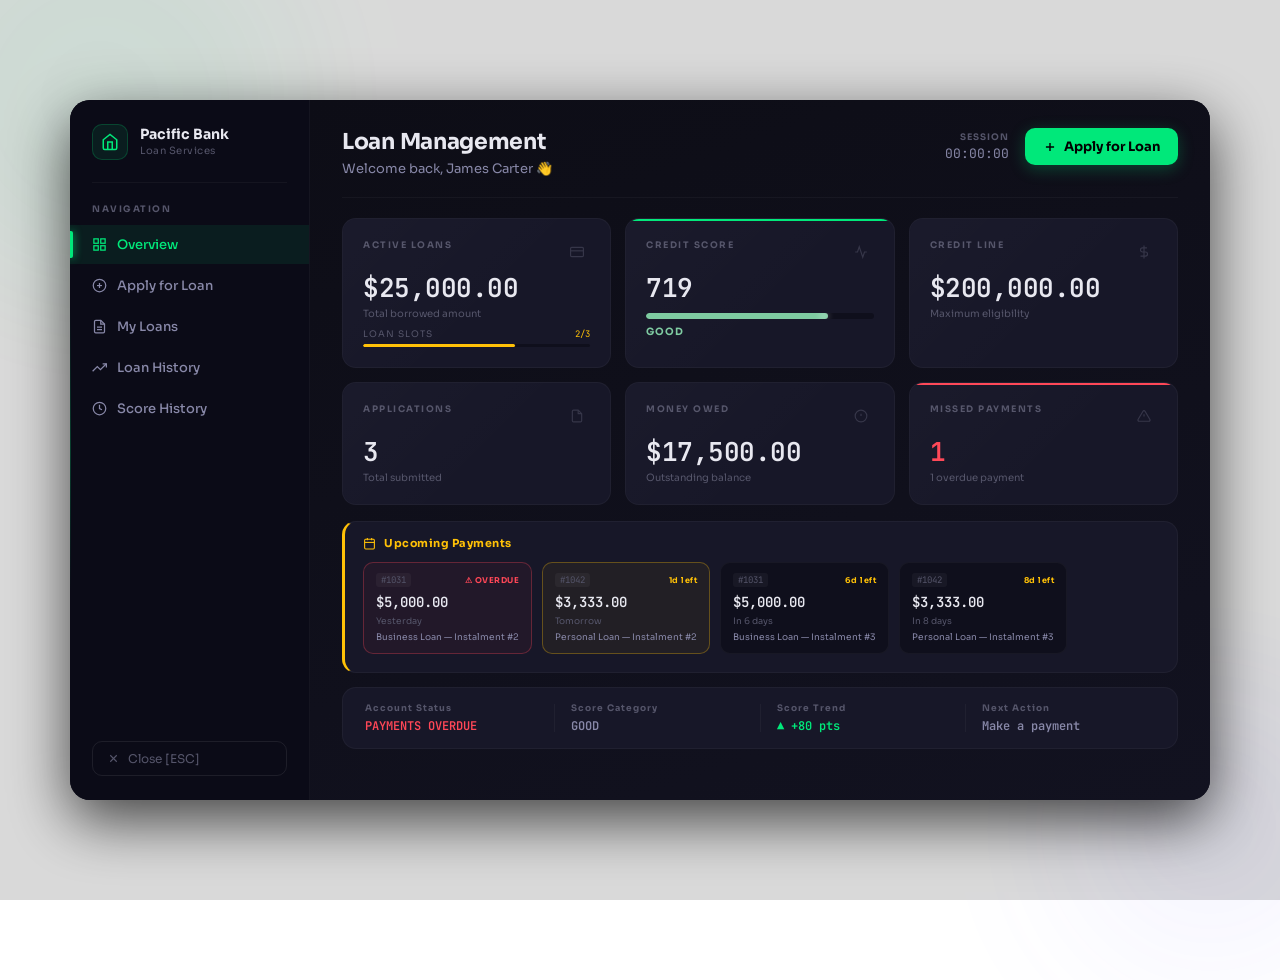
<file: ui/index.html>
<!DOCTYPE html>
<html lang="en">
<head>
    <meta charset="UTF-8">
    <meta name="viewport" content="width=device-width, initial-scale=1.0">
    <title>Pacific Bank — Loan Management</title>
    <link href="https://fonts.googleapis.com/css2?family=Sora:wght@300;400;500;600;700;800&family=JetBrains+Mono:wght@400;500;600&display=swap" rel="stylesheet">
    <link rel="stylesheet" href="style.css">
</head>
<body>
    <div id="app" class="hidden">

        <div class="ambient-layer">
            <div class="glow-orb glow-1"></div>
            <div class="glow-orb glow-2"></div>
        </div>

        <div class="dashboard-container">

            <!-- ══════════ SIDEBAR ══════════ -->
            <aside class="sidebar">
                <div class="brand">
                    <div class="brand-icon">
                        <svg viewBox="0 0 24 24" fill="none" stroke="currentColor" stroke-width="2">
                            <path d="M3 9l9-7 9 7v11a2 2 0 01-2 2H5a2 2 0 01-2-2z"/>
                            <polyline points="9 22 9 12 15 12 15 22"/>
                        </svg>
                    </div>
                    <div class="brand-text">
                        <span class="brand-name">Pacific Bank</span>
                        <span class="brand-sub">Loan Services</span>
                    </div>
                </div>

                <div class="sidebar-divider"></div>

                <nav class="sidebar-nav">
                    <p class="nav-section-label">NAVIGATION</p>
                    <button class="nav-btn active" data-target="overview">
                        <svg class="nav-icon" viewBox="0 0 24 24" fill="none" stroke="currentColor" stroke-width="2"><rect x="3" y="3" width="7" height="7"/><rect x="14" y="3" width="7" height="7"/><rect x="14" y="14" width="7" height="7"/><rect x="3" y="14" width="7" height="7"/></svg>
                        <span>Overview</span>
                    </button>
                    <button class="nav-btn" data-target="apply">
                        <svg class="nav-icon" viewBox="0 0 24 24" fill="none" stroke="currentColor" stroke-width="2"><circle cx="12" cy="12" r="10"/><line x1="12" y1="8" x2="12" y2="16"/><line x1="8" y1="12" x2="16" y2="12"/></svg>
                        <span>Apply for Loan</span>
                    </button>
                    <button class="nav-btn" data-target="active-loans">
                        <svg class="nav-icon" viewBox="0 0 24 24" fill="none" stroke="currentColor" stroke-width="2"><path d="M14 2H6a2 2 0 00-2 2v16a2 2 0 002 2h12a2 2 0 002-2V8z"/><polyline points="14 2 14 8 20 8"/><line x1="16" y1="13" x2="8" y2="13"/><line x1="16" y1="17" x2="8" y2="17"/></svg>
                        <span>My Loans</span>
                    </button>
                    <button class="nav-btn" data-target="loan-history">
                        <svg class="nav-icon" viewBox="0 0 24 24" fill="none" stroke="currentColor" stroke-width="2"><polyline points="23 6 13.5 15.5 8.5 10.5 1 18"/><polyline points="17 6 23 6 23 12"/></svg>
                        <span>Loan History</span>
                    </button>
                    <button class="nav-btn" data-target="score-history">
                        <svg class="nav-icon" viewBox="0 0 24 24" fill="none" stroke="currentColor" stroke-width="2"><circle cx="12" cy="12" r="10"/><polyline points="12 6 12 12 16 14"/></svg>
                        <span>Score History</span>
                    </button>
                    <button class="nav-btn hidden" id="nav-banker" data-target="banker-panel">
                        <svg class="nav-icon" viewBox="0 0 24 24" fill="none" stroke="currentColor" stroke-width="2"><path d="M20 21v-2a4 4 0 00-4-4H8a4 4 0 00-4 4v2"/><circle cx="12" cy="7" r="4"/></svg>
                        <span>Banker Panel</span>
                        <span class="nav-badge" id="banker-badge">0</span>
                    </button>
                </nav>

                <div class="sidebar-footer">
                    <button class="close-btn" onclick="closeUI()">
                        <svg viewBox="0 0 24 24" fill="none" stroke="currentColor" stroke-width="2"><line x1="18" y1="6" x2="6" y2="18"/><line x1="6" y1="6" x2="18" y2="18"/></svg>
                        <span>Close [ESC]</span>
                    </button>
                </div>
            </aside>

            <!-- ══════════ MAIN CONTENT ══════════ -->
            <main class="main-content">

                <header class="top-header">
                    <div class="header-left">
                        <div class="header-titles">
                            <h1 class="page-title">Loan Management</h1>
                            <p class="welcome-text" id="welcome-text">Welcome back, Player 👋</p>
                        </div>
                    </div>
                    <div class="header-right">
                        <div class="header-timestamp">
                            <span class="timestamp-label">SESSION</span>
                            <span class="timestamp-value" id="session-time">--:--:--</span>
                        </div>
                        <button class="btn-apply-header" id="btn-header-apply">
                            <svg viewBox="0 0 24 24" fill="none" stroke="currentColor" stroke-width="2.5" class="btn-icon"><line x1="12" y1="5" x2="12" y2="19"/><line x1="5" y1="12" x2="19" y2="12"/></svg>
                            Apply for Loan
                        </button>
                    </div>
                </header>

                <div class="content-divider"></div>

                <!-- ════════ OVERVIEW TAB ════════ -->
                <section id="overview" class="tab-content active">
                    <div class="metrics-grid">

                        <div class="metric-card card-loans">
                            <div class="metric-card-inner">
                                <div class="metric-top">
                                    <span class="metric-label">ACTIVE LOANS</span>
                                    <div class="metric-icon-wrap"><svg viewBox="0 0 24 24" fill="none" stroke="currentColor" stroke-width="2"><rect x="1" y="4" width="22" height="16" rx="2"/><line x1="1" y1="10" x2="23" y2="10"/></svg></div>
                                </div>
                                <h2 class="metric-value mono" id="metric-active-loans">$0.00</h2>
                                <span class="metric-sub">Total borrowed amount</span>
                                <div class="metric-limit" id="loan-limit-row"></div>
                            </div>
                        </div>

                        <div class="metric-card card-score">
                            <div class="metric-card-inner">
                                <div class="metric-top">
                                    <span class="metric-label">CREDIT SCORE</span>
                                    <div class="metric-icon-wrap"><svg viewBox="0 0 24 24" fill="none" stroke="currentColor" stroke-width="2"><polyline points="22 12 18 12 15 21 9 3 6 12 2 12"/></svg></div>
                                </div>
                                <h2 class="metric-value mono" id="metric-credit-score">0</h2>
                                <div class="score-bar-track">
                                    <div class="score-bar-fill" id="credit-progress"></div>
                                    <div class="score-bar-label-row"><span>0</span><span>450</span><span>900</span></div>
                                </div>
                                <div class="score-rating" id="score-rating">—</div>
                            </div>
                        </div>

                        <div class="metric-card card-line">
                            <div class="metric-card-inner">
                                <div class="metric-top">
                                    <span class="metric-label">CREDIT LINE</span>
                                    <div class="metric-icon-wrap"><svg viewBox="0 0 24 24" fill="none" stroke="currentColor" stroke-width="2"><line x1="12" y1="1" x2="12" y2="23"/><path d="M17 5H9.5a3.5 3.5 0 000 7h5a3.5 3.5 0 010 7H6"/></svg></div>
                                </div>
                                <h2 class="metric-value mono" id="metric-credit-line">$0.00</h2>
                                <span class="metric-sub">Maximum eligibility</span>
                            </div>
                        </div>

                        <div class="metric-card card-apps">
                            <div class="metric-card-inner">
                                <div class="metric-top">
                                    <span class="metric-label">APPLICATIONS</span>
                                    <div class="metric-icon-wrap"><svg viewBox="0 0 24 24" fill="none" stroke="currentColor" stroke-width="2"><path d="M14 2H6a2 2 0 00-2 2v16a2 2 0 002 2h12a2 2 0 002-2V8z"/><polyline points="14 2 14 8 20 8"/></svg></div>
                                </div>
                                <h2 class="metric-value mono" id="metric-applications">0</h2>
                                <span class="metric-sub">Total submitted</span>
                            </div>
                        </div>

                        <div class="metric-card card-owed">
                            <div class="metric-card-inner">
                                <div class="metric-top">
                                    <span class="metric-label">MONEY OWED</span>
                                    <div class="metric-icon-wrap"><svg viewBox="0 0 24 24" fill="none" stroke="currentColor" stroke-width="2"><circle cx="12" cy="12" r="10"/><line x1="12" y1="8" x2="12" y2="12"/><line x1="12" y1="16" x2="12.01" y2="16"/></svg></div>
                                </div>
                                <h2 class="metric-value mono" id="metric-money-owed">$0.00</h2>
                                <span class="metric-sub">Outstanding balance</span>
                            </div>
                        </div>

                        <div class="metric-card card-missed">
                            <div class="metric-card-inner">
                                <div class="metric-top">
                                    <span class="metric-label">MISSED PAYMENTS</span>
                                    <div class="metric-icon-wrap"><svg viewBox="0 0 24 24" fill="none" stroke="currentColor" stroke-width="2"><path d="M10.29 3.86L1.82 18a2 2 0 001.71 3h16.94a2 2 0 001.71-3L13.71 3.86a2 2 0 00-3.42 0z"/><line x1="12" y1="9" x2="12" y2="13"/><line x1="12" y1="17" x2="12.01" y2="17"/></svg></div>
                                </div>
                                <h2 class="metric-value mono" id="metric-missed">0</h2>
                                <span class="metric-sub" id="missed-sub">All payments on time</span>
                            </div>
                        </div>

                    </div>

                    <!-- Upcoming Dues Strip -->
                    <div class="upcoming-dues-section" id="upcoming-dues-section" style="display:none;">
                        <div class="upcoming-header">
                            <svg viewBox="0 0 24 24" fill="none" stroke="currentColor" stroke-width="2"><rect x="3" y="4" width="18" height="18" rx="2"/><line x1="16" y1="2" x2="16" y2="6"/><line x1="8" y1="2" x2="8" y2="6"/><line x1="3" y1="10" x2="21" y2="10"/></svg>
                            <span>Upcoming Payments</span>
                        </div>
                        <div class="dues-timeline" id="dues-timeline"></div>
                    </div>

                    <div class="summary-strip">
                        <div class="summary-item">
                            <span class="summary-label">Account Status</span>
                            <span class="summary-value status-ok" id="account-status">GOOD STANDING</span>
                        </div>
                        <div class="summary-divider"></div>
                        <div class="summary-item">
                            <span class="summary-label">Score Category</span>
                            <span class="summary-value" id="score-category">—</span>
                        </div>
                        <div class="summary-divider"></div>
                        <div class="summary-item">
                            <span class="summary-label">Score Trend</span>
                            <span class="summary-value" id="score-trend">—</span>
                        </div>
                        <div class="summary-divider"></div>
                        <div class="summary-item">
                            <span class="summary-label">Next Action</span>
                            <span class="summary-value" id="next-action">Visit branch to apply</span>
                        </div>
                    </div>
                </section>

                <!-- ════════ APPLY TAB ════════ -->
                <section id="apply" class="tab-content">
                    <div class="apply-layout">
                        <div class="form-card">
                            <div class="form-card-header">
                                <h3>New Loan Application</h3>
                                <span class="form-card-badge">SECURE FORM</span>
                            </div>

                            <!-- Score Impact Warning -->
                            <div class="score-impact-notice" id="score-impact-notice">
                                <svg viewBox="0 0 24 24" fill="none" stroke="currentColor" stroke-width="2"><circle cx="12" cy="12" r="10"/><line x1="12" y1="8" x2="12" y2="12"/><line x1="12" y1="16" x2="12.01" y2="16"/></svg>
                                <div>
                                    <strong>Hard Inquiry Notice</strong>
                                    <p>Submitting this application will reduce your credit score by <span id="inquiry-penalty">20</span> points (hard inquiry). Multiple applications in a short period can significantly lower your score.</p>
                                </div>
                            </div>

                            <form id="loan-form" autocomplete="off">
                                <div class="form-row">
                                    <div class="form-group">
                                        <label for="loan-type">Loan Type</label>
                                        <div class="select-wrap">
                                            <select id="loan-type">
                                                <option value="Personal Loan">Personal Loan</option>
                                                <option value="Business Loan">Business Loan</option>
                                                <option value="Home Loan">Home Loan</option>
                                            </select>
                                            <svg class="select-arrow" viewBox="0 0 24 24" fill="none" stroke="currentColor" stroke-width="2"><polyline points="6 9 12 15 18 9"/></svg>
                                        </div>
                                    </div>
                                    <div class="form-group">
                                        <label for="loan-duration">Duration</label>
                                        <div class="select-wrap">
                                            <select id="loan-duration">
                                                <option value="1">1 Week</option>
                                                <option value="2">2 Weeks</option>
                                                <option value="3">3 Weeks</option>
                                            </select>
                                            <svg class="select-arrow" viewBox="0 0 24 24" fill="none" stroke="currentColor" stroke-width="2"><polyline points="6 9 12 15 18 9"/></svg>
                                        </div>
                                    </div>
                                </div>

                                <div class="form-group">
                                    <label for="loan-amount">Loan Amount</label>
                                    <div class="input-prefix-wrap">
                                        <span class="input-prefix">$</span>
                                        <input type="number" id="loan-amount" placeholder="0.00" min="1" required>
                                    </div>
                                </div>

                                <!-- Loan limit warning -->
                                <div class="loan-limit-warning hidden" id="loan-limit-warning">
                                    <svg viewBox="0 0 24 24" fill="none" stroke="currentColor" stroke-width="2"><path d="M10.29 3.86L1.82 18a2 2 0 001.71 3h16.94a2 2 0 001.71-3L13.71 3.86a2 2 0 00-3.42 0z"/><line x1="12" y1="9" x2="12" y2="13"/><line x1="12" y1="17" x2="12.01" y2="17"/></svg>
                                    <span id="loan-limit-warning-text">You have reached the maximum number of active loans.</span>
                                </div>

                                <div class="form-group">
                                    <label for="loan-reason">Purpose / Reason</label>
                                    <textarea id="loan-reason" rows="3" placeholder="Briefly describe why you need this loan..." required></textarea>
                                </div>

                                <button type="submit" class="btn-submit" id="form-submit-btn">
                                    <svg viewBox="0 0 24 24" fill="none" stroke="currentColor" stroke-width="2.5" class="btn-icon"><path d="M22 11.08V12a10 10 0 11-5.93-9.14"/><polyline points="22 4 12 14.01 9 11.01"/></svg>
                                    Submit Application
                                </button>
                            </form>
                        </div>

                        <div class="preview-card">
                            <div class="preview-header">
                                <span class="preview-label">REPAYMENT PREVIEW</span>
                                <div class="preview-dot" id="preview-dot"></div>
                            </div>
                            <div class="preview-row">
                                <span>Principal</span>
                                <span class="mono" id="prev-principal">$0.00</span>
                            </div>
                            <div class="preview-row">
                                <span>Interest</span>
                                <span class="mono accent-yellow" id="prev-interest">$0.00</span>
                            </div>
                            <div class="preview-sep"></div>
                            <div class="preview-row total-row">
                                <span>Total Repayment</span>
                                <span class="mono" id="prev-total">$0.00</span>
                            </div>
                            <div class="preview-row">
                                <span>Per Installment</span>
                                <span class="mono accent-green" id="prev-installment">$0.00</span>
                            </div>
                            <div class="preview-row">
                                <span>Interest Rate</span>
                                <span class="mono" id="prev-rate">0%</span>
                            </div>
                            <div class="preview-row">
                                <span>Duration</span>
                                <span class="mono" id="prev-duration">1 week</span>
                            </div>

                            <!-- Early payoff info -->
                            <div class="preview-sep"></div>
                            <div class="preview-row">
                                <span>Early Payoff Saving</span>
                                <span class="mono accent-green" id="prev-early-saving">$0.00</span>
                            </div>
                            <div class="preview-row">
                                <span>Early Payoff Amount</span>
                                <span class="mono" id="prev-early-amt">$0.00</span>
                            </div>

                            <div class="preview-note">
                                <svg viewBox="0 0 24 24" fill="none" stroke="currentColor" stroke-width="2"><circle cx="12" cy="12" r="10"/><line x1="12" y1="8" x2="12" y2="12"/><line x1="12" y1="16" x2="12.01" y2="16"/></svg>
                                Early payoff applies a discount on the remaining balance and boosts your credit score.
                            </div>
                        </div>
                    </div>
                </section>

                <!-- ════════ MY LOANS TAB ════════ -->
                <section id="active-loans" class="tab-content">
                    <div class="section-header-row">
                        <h3 class="section-title">My Loans</h3>
                        <span class="loan-count-badge" id="loans-count">0 loans</span>
                    </div>
                    <div class="loans-list" id="loans-container">
                        <div class="empty-state" id="loans-empty">
                            <svg viewBox="0 0 24 24" fill="none" stroke="currentColor" stroke-width="1.5"><path d="M14 2H6a2 2 0 00-2 2v16a2 2 0 002 2h12a2 2 0 002-2V8z"/><polyline points="14 2 14 8 20 8"/></svg>
                            <p>No active loans found</p>
                            <span>Apply for a loan to get started</span>
                        </div>
                    </div>
                </section>

                <!-- ════════ HISTORY TAB ════════ -->
                <section id="loan-history" class="tab-content">
                    <div class="section-header-row">
                        <h3 class="section-title">Loan History</h3>
                    </div>
                    <div class="loans-list" id="history-container">
                        <div class="empty-state">
                            <svg viewBox="0 0 24 24" fill="none" stroke="currentColor" stroke-width="1.5"><polyline points="23 6 13.5 15.5 8.5 10.5 1 18"/><polyline points="17 6 23 6 23 12"/></svg>
                            <p>No loan history yet</p>
                            <span>Paid loans will appear here</span>
                        </div>
                    </div>
                </section>

                <!-- ════════ SCORE HISTORY TAB ════════ -->
                <section id="score-history" class="tab-content">
                    <div class="section-header-row">
                        <h3 class="section-title">Credit Score History</h3>
                        <span class="banker-badge-strip" id="score-history-count" style="background:var(--green);color:#000;">0 events</span>
                    </div>

                    <!-- Mini sparkline chart -->
                    <div class="score-chart-wrap">
                        <canvas id="score-sparkline" height="80"></canvas>
                        <div class="score-chart-labels">
                            <span id="chart-min-label">0</span>
                            <span id="chart-max-label">900</span>
                        </div>
                    </div>

                    <div class="score-history-list" id="score-history-list">
                        <div class="empty-state">
                            <svg viewBox="0 0 24 24" fill="none" stroke="currentColor" stroke-width="1.5"><polyline points="22 12 18 12 15 21 9 3 6 12 2 12"/></svg>
                            <p>No score events yet</p>
                            <span>Score changes will appear here</span>
                        </div>
                    </div>
                </section>

                <!-- ════════ BANKER PANEL TAB ════════ -->
                <section id="banker-panel" class="tab-content">
                    <div class="section-header-row">
                        <h3 class="section-title">Banker Panel</h3>
                        <span class="banker-badge-strip">STAFF ONLY</span>
                    </div>
                    <div class="banker-controls">
                        <div class="search-input-wrap">
                            <svg viewBox="0 0 24 24" fill="none" stroke="currentColor" stroke-width="2"><circle cx="11" cy="11" r="8"/><line x1="21" y1="21" x2="16.65" y2="16.65"/></svg>
                            <input type="text" id="banker-search" placeholder="Search by name, Citizen ID or Loan ID...">
                        </div>
                        <div class="select-wrap banker-filter-wrap">
                            <select id="banker-filter">
                                <option value="all">All Loans</option>
                                <option value="0">Pending</option>
                                <option value="1">Approved</option>
                                <option value="2">Rejected</option>
                                <option value="3">Paid</option>
                            </select>
                            <svg class="select-arrow" viewBox="0 0 24 24" fill="none" stroke="currentColor" stroke-width="2"><polyline points="6 9 12 15 18 9"/></svg>
                        </div>
                    </div>
                    <div class="loans-list" id="banker-loans-container">
                        <div class="empty-state">
                            <svg viewBox="0 0 24 24" fill="none" stroke="currentColor" stroke-width="1.5"><path d="M20 21v-2a4 4 0 00-4-4H8a4 4 0 00-4 4v2"/><circle cx="12" cy="7" r="4"/></svg>
                            <p>No loan applications</p>
                        </div>
                    </div>
                </section>

            </main>
        </div>
    </div>

    <script src="script.js"></script>
</body>
</html>
</file>
<file: ui/style.css>
/* ═══════════════════════════════════════════════
   PACIFIC BANK — VAULT NOIR UI v2
═══════════════════════════════════════════════ */

:root {
    --bg-void:        #080810;
    --bg-base:        #0d0d16;
    --bg-surface:     #121220;
    --bg-card:        #171728;
    --bg-card-hover:  #1e1e32;
    --bg-input:       #0f0f1c;
    --bg-sidebar:     #0b0b17;

    --green:          #00e87a;
    --green-dim:      #00b860;
    --green-glow:     rgba(0, 232, 122, 0.15);
    --green-glow-sm:  rgba(0, 232, 122, 0.08);
    --red:            #ff4757;
    --red-dim:        #c0392b;
    --red-glow:       rgba(255, 71, 87, 0.12);
    --yellow:         #ffc107;
    --yellow-glow:    rgba(255, 193, 7, 0.1);
    --purple:         #7c6bff;

    --text-primary:   #e8e8f0;
    --text-secondary: #8888a8;
    --text-muted:     #55556a;

    --border:         rgba(255, 255, 255, 0.04);
    --border-accent:  rgba(0, 232, 122, 0.2);
    --border-hover:   rgba(255, 255, 255, 0.08);

    --font-display:   'Sora', sans-serif;
    --font-mono:      'JetBrains Mono', monospace;

    --radius-sm:      6px;
    --radius-md:      10px;
    --radius-lg:      14px;
    --radius-xl:      20px;

    --shadow-card:    0 4px 24px rgba(0,0,0,0.4);
    --shadow-deep:    0 20px 60px rgba(0,0,0,0.7);
}

*, *::before, *::after { box-sizing: border-box; margin: 0; padding: 0; }

body {
    font-family: var(--font-display);
    background: transparent;
    color: var(--text-primary);
    overflow: hidden;
    -webkit-font-smoothing: antialiased;
}

.mono { font-family: var(--font-mono); }
.hidden { display: none !important; }
.accent-green { color: var(--green); }
.accent-yellow { color: var(--yellow); }

/* ═══════ AMBIENT ═══════ */
.ambient-layer { position: fixed; inset: 0; pointer-events: none; z-index: 0; }
.glow-orb { position: absolute; border-radius: 50%; filter: blur(80px); opacity: 0.06; }
.glow-1 { width: 400px; height: 400px; background: var(--green); top: -100px; left: -100px; animation: orb-drift 12s ease-in-out infinite alternate; }
.glow-2 { width: 300px; height: 300px; background: #6c63ff; bottom: -80px; right: -80px; animation: orb-drift 15s ease-in-out infinite alternate-reverse; }
@keyframes orb-drift { from { transform: translate(0, 0); } to { transform: translate(40px, 30px); } }

/* ═══════ APP ═══════ */
#app {
    display: flex; justify-content: center; align-items: center;
    height: 100vh;
    background: rgba(0,0,0,0.15);
    backdrop-filter: blur(20px) saturate(0.7);
    position: relative; z-index: 1;
}

.dashboard-container {
    display: flex;
    width: min(1140px, 96vw);
    height: min(700px, 94vh);
    background: var(--bg-surface);
    border-radius: var(--radius-xl);
    box-shadow: var(--shadow-deep), 0 0 0 1px var(--border);
    overflow: hidden;
    background-image: radial-gradient(circle, rgba(255,255,255,0.025) 1px, transparent 1px);
    background-size: 28px 28px;
    background-color: var(--bg-surface);
    animation: modal-in 0.35s cubic-bezier(0.34,1.56,0.64,1) both;
}

@keyframes modal-in {
    from { opacity: 0; transform: scale(0.94) translateY(8px); }
    to   { opacity: 1; transform: scale(1) translateY(0); }
}

/* ═══════ SIDEBAR ═══════ */
.sidebar {
    width: 240px; min-width: 240px;
    background: var(--bg-sidebar);
    border-right: 1px solid var(--border);
    display: flex; flex-direction: column;
    padding: 24px 0; position: relative; overflow: hidden;
}
.sidebar::after {
    content: ''; position: absolute; top: 30%; left: 0;
    width: 1px; height: 40%;
    background: linear-gradient(to bottom, transparent, var(--green-dim), transparent);
    opacity: 0.3;
}
.brand { display: flex; align-items: center; gap: 12px; padding: 0 22px 22px; }
.brand-icon { width: 36px; height: 36px; background: var(--green-glow-sm); border: 1px solid var(--border-accent); border-radius: var(--radius-md); display: flex; align-items: center; justify-content: center; color: var(--green); flex-shrink: 0; }
.brand-icon svg { width: 18px; height: 18px; }
.brand-text { display: flex; flex-direction: column; }
.brand-name { font-size: 14px; font-weight: 700; color: var(--text-primary); line-height: 1; }
.brand-sub { font-size: 10px; color: var(--text-muted); margin-top: 3px; letter-spacing: 0.5px; }
.sidebar-divider { height: 1px; background: var(--border); margin: 0 22px 20px; }
.nav-section-label { font-size: 9px; font-weight: 700; color: var(--text-muted); letter-spacing: 1.5px; padding: 0 22px 10px; }
.nav-btn { width: 100%; background: transparent; border: none; color: var(--text-secondary); padding: 11px 22px; text-align: left; font-size: 13px; font-weight: 500; font-family: var(--font-display); cursor: pointer; transition: all 0.2s ease; display: flex; align-items: center; gap: 10px; position: relative; margin-bottom: 2px; }
.nav-btn .nav-icon { width: 15px; height: 15px; flex-shrink: 0; transition: all 0.2s ease; }
.nav-btn span { flex: 1; }
.nav-btn:hover { color: var(--text-primary); background: rgba(255,255,255,0.04); }
.nav-btn.active { color: var(--green); background: var(--green-glow-sm); }
.nav-btn.active::before { content: ''; position: absolute; left: 0; top: 6px; bottom: 6px; width: 3px; background: var(--green); border-radius: 0 2px 2px 0; box-shadow: 0 0 8px var(--green); }
.nav-badge { background: var(--green); color: #000; font-size: 10px; font-weight: 700; border-radius: 10px; padding: 1px 6px; min-width: 18px; text-align: center; }
.sidebar-footer { margin-top: auto; padding: 20px 22px 0; }
.close-btn { display: flex; align-items: center; gap: 8px; background: transparent; border: 1px solid var(--border-hover); color: var(--text-muted); padding: 9px 14px; border-radius: var(--radius-md); font-size: 12px; font-family: var(--font-display); cursor: pointer; width: 100%; transition: all 0.2s ease; }
.close-btn svg { width: 13px; height: 13px; }
.close-btn:hover { background: var(--red-glow); border-color: var(--red); color: var(--red); }

/* ═══════ MAIN CONTENT ═══════ */
.main-content {
    flex: 1; display: flex; flex-direction: column;
    padding: 28px 32px 24px;
    overflow-y: auto; overflow-x: hidden;
    background: linear-gradient(160deg, var(--bg-base) 0%, var(--bg-surface) 100%);
}
.main-content::-webkit-scrollbar { width: 4px; }
.main-content::-webkit-scrollbar-track { background: transparent; }
.main-content::-webkit-scrollbar-thumb { background: var(--border-hover); border-radius: 2px; }

/* ═══════ HEADER ═══════ */
.top-header { display: flex; align-items: flex-start; justify-content: space-between; flex-shrink: 0; }
.page-title { font-size: 22px; font-weight: 700; color: var(--text-primary); letter-spacing: -0.3px; }
.welcome-text { font-size: 13px; color: var(--text-secondary); margin-top: 5px; }
.header-right { display: flex; align-items: center; gap: 16px; flex-shrink: 0; }
.header-timestamp { display: flex; flex-direction: column; align-items: flex-end; }
.timestamp-label { font-size: 9px; font-weight: 700; color: var(--text-muted); letter-spacing: 1px; }
.timestamp-value { font-family: var(--font-mono); font-size: 13px; color: var(--text-secondary); margin-top: 2px; }
.btn-apply-header { display: flex; align-items: center; gap: 7px; background: var(--green); color: #000; border: none; padding: 10px 18px; border-radius: var(--radius-md); font-size: 13px; font-weight: 700; font-family: var(--font-display); cursor: pointer; transition: all 0.2s ease; box-shadow: 0 4px 16px rgba(0,232,122,0.25); white-space: nowrap; }
.btn-apply-header:hover { background: #00ff88; box-shadow: 0 4px 24px rgba(0,232,122,0.45); transform: translateY(-1px); }
.btn-icon { width: 14px; height: 14px; flex-shrink: 0; }
.content-divider { height: 1px; background: var(--border); margin: 20px 0; flex-shrink: 0; }

/* ═══════ TABS ═══════ */
.tab-content { display: none; }
.tab-content.active { display: flex; flex-direction: column; flex: 1; animation: tab-fade 0.25s ease both; }
@keyframes tab-fade { from { opacity: 0; transform: translateY(6px); } to { opacity: 1; transform: translateY(0); } }

/* ═══════ METRICS GRID ═══════ */
.metrics-grid { display: grid; grid-template-columns: repeat(3, 1fr); gap: 14px; margin-bottom: 16px; }
.metric-card { background: var(--bg-card); border: 1px solid var(--border); border-radius: var(--radius-lg); cursor: default; transition: transform 0.2s ease, border-color 0.2s ease, box-shadow 0.2s ease; overflow: hidden; position: relative; }
.metric-card::before { content: ''; position: absolute; inset: 0; border-radius: var(--radius-lg); background: linear-gradient(135deg, rgba(255,255,255,0.015) 0%, transparent 60%); pointer-events: none; }
.metric-card:hover { transform: translateY(-2px); border-color: var(--border-hover); box-shadow: var(--shadow-card); }
.metric-card-inner { padding: 20px; display: flex; flex-direction: column; gap: 0; }
.metric-top { display: flex; justify-content: space-between; align-items: flex-start; margin-bottom: 10px; }
.metric-label { font-size: 9px; font-weight: 700; color: var(--text-muted); letter-spacing: 1.5px; }
.metric-icon-wrap { width: 26px; height: 26px; display: flex; align-items: center; justify-content: center; color: var(--text-muted); opacity: 0.5; }
.metric-icon-wrap svg { width: 14px; height: 14px; }
.metric-value { font-size: 26px; font-weight: 600; color: var(--text-primary); line-height: 1; letter-spacing: -0.5px; }
.metric-sub { font-size: 10px; color: var(--text-muted); margin-top: 6px; }
.metric-limit { margin-top: 8px; }
.mini-limit-bar { /* container styles inline */ }
.card-score .metric-card-inner { border-top: 2px solid var(--green); padding-top: 18px; }
.card-missed.danger-card .metric-card-inner { border-top: 2px solid var(--red); padding-top: 18px; }
.score-bar-track { width: 100%; height: 6px; background: var(--bg-input); border-radius: 3px; margin-top: 12px; overflow: hidden; position: relative; }
.score-bar-fill { height: 100%; width: 0%; border-radius: 3px; transition: width 1.2s cubic-bezier(0.22,1,0.36,1), background-color 1.2s ease; background: var(--green); position: relative; }
.score-bar-fill::after { content: ''; position: absolute; right: 0; top: 0; bottom: 0; width: 8px; background: rgba(255,255,255,0.3); filter: blur(3px); }
.score-bar-label-row { display: flex; justify-content: space-between; font-size: 9px; color: var(--text-muted); font-family: var(--font-mono); margin-top: 5px; }
.score-rating { font-size: 10px; font-weight: 700; letter-spacing: 1px; margin-top: 6px; color: var(--green); }

/* ═══════ UPCOMING DUES SECTION ═══════ */
.upcoming-dues-section {
    background: var(--bg-card);
    border: 1px solid var(--border);
    border-left: 3px solid var(--yellow);
    border-radius: var(--radius-lg);
    padding: 14px 18px;
    margin-bottom: 14px;
}
.upcoming-header {
    display: flex; align-items: center; gap: 8px;
    font-size: 11px; font-weight: 700; color: var(--yellow);
    letter-spacing: 0.5px; margin-bottom: 12px;
}
.upcoming-header svg { width: 13px; height: 13px; }
.dues-timeline {
    display: flex; gap: 10px; overflow-x: auto; padding-bottom: 4px;
    scrollbar-width: thin; scrollbar-color: var(--border-hover) transparent;
}
.dues-timeline::-webkit-scrollbar { height: 3px; }
.dues-timeline::-webkit-scrollbar-thumb { background: var(--border-hover); border-radius: 2px; }
.due-pill {
    flex-shrink: 0; min-width: 130px;
    background: var(--bg-input); border: 1px solid var(--border);
    border-radius: var(--radius-md); padding: 10px 12px;
    display: flex; flex-direction: column; gap: 4px;
    transition: border-color 0.2s ease;
}
.due-pill:hover { border-color: var(--border-hover); }
.due-pill.due-overdue { border-color: rgba(255,71,87,0.3); background: rgba(255,71,87,0.05); }
.due-pill.due-urgent  { border-color: rgba(255,193,7,0.3);  background: rgba(255,193,7,0.05);  }
.due-pill.due-soon    { border-color: rgba(255,193,7,0.15); }
.due-pill-top { display: flex; justify-content: space-between; align-items: center; }
.due-loan-chip { font-family: var(--font-mono); font-size: 9px; color: var(--text-muted); background: var(--border); padding: 1px 5px; border-radius: 3px; }
.due-badge { font-size: 8px; font-weight: 700; letter-spacing: 0.5px; color: var(--yellow); }
.due-pill.due-overdue .due-badge { color: var(--red); }
.due-amount { font-family: var(--font-mono); font-size: 14px; font-weight: 600; color: var(--text-primary); margin-top: 2px; }
.due-date { font-size: 9px; color: var(--text-muted); }
.due-type { font-size: 9px; color: var(--text-secondary); }

/* ═══════ SUMMARY STRIP ═══════ */
.summary-strip { display: flex; align-items: center; background: var(--bg-card); border: 1px solid var(--border); border-radius: var(--radius-lg); padding: 14px 22px; gap: 0; }
.summary-item { display: flex; flex-direction: column; gap: 4px; flex: 1; }
.summary-label { font-size: 9px; font-weight: 700; color: var(--text-muted); letter-spacing: 1px; }
.summary-value { font-size: 12px; font-weight: 600; color: var(--text-secondary); font-family: var(--font-mono); }
.summary-value.status-ok  { color: var(--green); }
.summary-value.status-bad { color: var(--red); }
.summary-divider { width: 1px; height: 28px; background: var(--border); margin: 0 16px; }

/* ═══════ APPLY TAB ═══════ */
.apply-layout { display: grid; grid-template-columns: 1fr 280px; gap: 16px; align-items: start; flex: 1; }
.form-card { background: var(--bg-card); border: 1px solid var(--border); border-radius: var(--radius-lg); padding: 24px; }
.form-card-header { display: flex; align-items: center; justify-content: space-between; margin-bottom: 16px; }
.form-card-header h3 { font-size: 15px; font-weight: 700; color: var(--text-primary); }
.form-card-badge { font-size: 9px; font-weight: 700; letter-spacing: 1px; color: var(--green); background: var(--green-glow-sm); border: 1px solid var(--border-accent); padding: 3px 8px; border-radius: 4px; }

/* Score impact notice */
.score-impact-notice {
    display: flex; gap: 12px; align-items: flex-start;
    background: rgba(255,193,7,0.06); border: 1px solid rgba(255,193,7,0.2);
    border-radius: var(--radius-md); padding: 12px 14px; margin-bottom: 16px;
}
.score-impact-notice svg { width: 16px; height: 16px; color: var(--yellow); flex-shrink: 0; margin-top: 1px; }
.score-impact-notice strong { font-size: 11px; font-weight: 700; color: var(--yellow); display: block; margin-bottom: 3px; }
.score-impact-notice p { font-size: 11px; color: var(--text-secondary); line-height: 1.5; }

/* Loan limit warning */
.loan-limit-warning {
    display: flex; gap: 10px; align-items: center;
    background: var(--red-glow); border: 1px solid rgba(255,71,87,0.3);
    border-radius: var(--radius-md); padding: 10px 14px; margin-bottom: 14px;
    font-size: 12px; color: var(--red);
}
.loan-limit-warning svg { width: 14px; height: 14px; flex-shrink: 0; }

.form-row { display: grid; grid-template-columns: 1fr 1fr; gap: 14px; }
.form-group { display: flex; flex-direction: column; gap: 7px; margin-bottom: 14px; }
.form-group label { font-size: 11px; font-weight: 600; color: var(--text-secondary); letter-spacing: 0.3px; }
.select-wrap, .input-prefix-wrap { position: relative; }
.select-wrap select, .form-group input, .form-group textarea { width: 100%; padding: 10px 14px; background: var(--bg-input); border: 1px solid var(--border-hover); border-radius: var(--radius-md); color: var(--text-primary); font-family: var(--font-display); font-size: 13px; outline: none; transition: border-color 0.2s ease, box-shadow 0.2s ease; -webkit-appearance: none; appearance: none; }
.select-wrap select { padding-right: 36px; }
.select-arrow { position: absolute; right: 12px; top: 50%; transform: translateY(-50%); width: 14px; height: 14px; color: var(--text-muted); pointer-events: none; }
.input-prefix-wrap input { padding-left: 28px; }
.input-prefix { position: absolute; left: 12px; top: 50%; transform: translateY(-50%); font-family: var(--font-mono); font-size: 13px; color: var(--text-muted); pointer-events: none; }
.form-group input:focus, .form-group select:focus, .form-group textarea:focus, .select-wrap select:focus { border-color: var(--green); box-shadow: 0 0 0 3px var(--green-glow-sm); }
.form-group textarea { resize: none; font-size: 12px; line-height: 1.6; }
.form-group input::placeholder, .form-group textarea::placeholder { color: var(--text-muted); font-size: 12px; }
.btn-submit { display: flex; align-items: center; justify-content: center; gap: 8px; width: 100%; background: var(--green); color: #000; border: none; padding: 13px; border-radius: var(--radius-md); font-size: 13px; font-weight: 700; font-family: var(--font-display); cursor: pointer; transition: all 0.2s ease; margin-top: 6px; box-shadow: 0 4px 14px rgba(0,232,122,0.2); }
.btn-submit:hover { background: #00ff88; box-shadow: 0 4px 24px rgba(0,232,122,0.4); transform: translateY(-1px); }
.btn-submit:disabled { background: var(--bg-card-hover); color: var(--text-muted); cursor: not-allowed; box-shadow: none; transform: none; }

/* Preview card */
.preview-card { background: var(--bg-card); border: 1px solid var(--border); border-radius: var(--radius-lg); padding: 20px; position: sticky; top: 0; }
.preview-header { display: flex; align-items: center; justify-content: space-between; margin-bottom: 16px; }
.preview-label { font-size: 9px; font-weight: 700; color: var(--text-muted); letter-spacing: 1.5px; }
.preview-dot { width: 7px; height: 7px; border-radius: 50%; background: var(--green); box-shadow: 0 0 8px var(--green); animation: pulse-dot 2s ease-in-out infinite; }
@keyframes pulse-dot { 0%, 100% { opacity: 1; } 50% { opacity: 0.4; } }
.preview-row { display: flex; justify-content: space-between; align-items: center; padding: 8px 0; font-size: 12px; color: var(--text-secondary); border-bottom: 1px solid var(--border); }
.preview-row:last-of-type { border-bottom: none; }
.preview-row .mono { font-size: 13px; color: var(--text-primary); }
.preview-sep { height: 1px; background: var(--border-hover); margin: 4px 0; }
.total-row { font-weight: 600; color: var(--text-primary); }
.total-row .mono { font-size: 15px; }
.preview-note { display: flex; gap: 8px; align-items: flex-start; margin-top: 14px; font-size: 10px; color: var(--text-muted); line-height: 1.5; padding: 10px; background: var(--bg-input); border-radius: var(--radius-sm); }
.preview-note svg { width: 12px; height: 12px; flex-shrink: 0; margin-top: 1px; color: var(--yellow); }

/* ═══════ SECTION HEADERS ═══════ */
.section-header-row { display: flex; align-items: center; gap: 12px; margin-bottom: 16px; flex-shrink: 0; }
.section-title { font-size: 15px; font-weight: 700; color: var(--text-primary); }
.loan-count-badge { font-size: 10px; font-family: var(--font-mono); color: var(--text-muted); background: var(--bg-card); border: 1px solid var(--border); padding: 2px 8px; border-radius: 10px; }
.banker-badge-strip { font-size: 9px; font-weight: 700; letter-spacing: 1px; color: #000; background: var(--yellow); padding: 3px 8px; border-radius: 4px; }

/* ═══════ LOANS LIST ═══════ */
.loans-list { display: flex; flex-direction: column; gap: 10px; flex: 1; }
.empty-state { display: flex; flex-direction: column; align-items: center; justify-content: center; padding: 50px 20px; color: var(--text-muted); gap: 8px; flex: 1; }
.empty-state svg { width: 44px; height: 44px; opacity: 0.25; margin-bottom: 4px; }
.empty-state p { font-size: 14px; font-weight: 500; color: var(--text-secondary); }
.empty-state span { font-size: 12px; color: var(--text-muted); }

/* ═══════ LOAN CARDS ═══════ */
.loan-card { background: var(--bg-card); border: 1px solid var(--border); border-radius: var(--radius-lg); padding: 18px 20px; transition: border-color 0.2s ease, transform 0.2s ease; position: relative; overflow: hidden; animation: card-in 0.3s ease both; }
.loan-card::before { content: ''; position: absolute; left: 0; top: 0; bottom: 0; width: 3px; border-radius: 0 2px 2px 0; }
.loan-card.s-active::before   { background: var(--green); box-shadow: 0 0 8px var(--green); }
.loan-card.s-overdue::before  { background: var(--red); box-shadow: 0 0 8px var(--red); }
.loan-card.s-pending::before  { background: var(--yellow); }
.loan-card.s-paid::before     { background: var(--text-muted); }
.loan-card.s-rejected::before { background: var(--red-dim); }
@keyframes card-in { from { opacity: 0; transform: translateX(-8px); } to { opacity: 1; transform: translateX(0); } }
.loan-card:hover { border-color: var(--border-hover); transform: translateX(2px); }
.loan-card-row { display: flex; justify-content: space-between; align-items: flex-start; gap: 12px; }
.loan-card-left { flex: 1; }
.loan-title { font-size: 13px; font-weight: 600; color: var(--text-primary); display: flex; align-items: center; gap: 8px; margin-bottom: 4px; }
.loan-id-chip { font-family: var(--font-mono); font-size: 10px; color: var(--text-muted); background: var(--bg-input); padding: 1px 6px; border-radius: 4px; border: 1px solid var(--border); }
.loan-meta { font-size: 11px; color: var(--text-secondary); margin-bottom: 10px; font-family: var(--font-mono); }
.loan-meta span { color: var(--text-muted); }
.loan-progress-wrap { margin-top: 8px; }
.loan-progress-label { display: flex; justify-content: space-between; font-size: 9px; color: var(--text-muted); margin-bottom: 5px; font-family: var(--font-mono); }
.loan-progress-track { height: 4px; background: var(--bg-input); border-radius: 2px; overflow: hidden; }
.loan-progress-fill { height: 100%; border-radius: 2px; transition: width 1s ease; }
.loan-card-right { display: flex; flex-direction: column; align-items: flex-end; gap: 8px; flex-shrink: 0; }
.loan-status { display: inline-flex; align-items: center; gap: 5px; padding: 4px 10px; border-radius: 20px; font-size: 10px; font-weight: 700; letter-spacing: 0.5px; }
.loan-status::before { content: ''; width: 5px; height: 5px; border-radius: 50%; flex-shrink: 0; }
.s-badge-active   { background: var(--green-glow);              color: var(--green); }
.s-badge-active::before   { background: var(--green); }
.s-badge-pending  { background: var(--yellow-glow);             color: var(--yellow); }
.s-badge-pending::before  { background: var(--yellow); }
.s-badge-paid     { background: rgba(160,160,176,0.08);          color: var(--text-muted); }
.s-badge-paid::before     { background: var(--text-muted); }
.s-badge-rejected { background: rgba(192,57,43,0.1);            color: var(--red-dim); }
.s-badge-rejected::before { background: var(--red-dim); }

/* Player loan action buttons */
.player-loan-actions { display: flex; gap: 8px; margin-top: 12px; flex-wrap: wrap; }

.pay-btn {
    display: flex; align-items: center; gap: 6px;
    background: var(--green); color: #000;
    border: none; padding: 7px 14px; border-radius: var(--radius-sm);
    font-size: 11px; font-weight: 700; font-family: var(--font-display);
    cursor: pointer; transition: all 0.2s ease; white-space: nowrap;
}
.pay-btn svg { width: 11px; height: 11px; }
.pay-btn:hover { background: #00ff88; box-shadow: 0 0 12px rgba(0,232,122,0.3); }

.early-pay-btn {
    display: flex; align-items: center; gap: 6px;
    background: rgba(124,107,255,0.15); color: var(--purple);
    border: 1px solid rgba(124,107,255,0.3);
    padding: 7px 14px; border-radius: var(--radius-sm);
    font-size: 11px; font-weight: 700; font-family: var(--font-display);
    cursor: pointer; transition: all 0.2s ease; white-space: nowrap;
}
.early-pay-btn svg { width: 11px; height: 11px; }
.early-pay-btn:hover { background: rgba(124,107,255,0.25); color: #a09aff; box-shadow: 0 0 12px rgba(124,107,255,0.2); }

/* ═══════ DUES BREAKDOWN ═══════ */
.dues-toggle-btn {
    display: flex; align-items: center; gap: 6px;
    background: transparent; border: none;
    color: var(--text-muted); font-size: 10px; font-family: var(--font-display);
    cursor: pointer; padding: 6px 0; margin-top: 8px;
    transition: color 0.2s ease;
}
.dues-toggle-btn svg { width: 12px; height: 12px; }
.dues-toggle-btn:hover { color: var(--text-secondary); }

.dues-breakdown { margin-top: 8px; padding: 10px; background: var(--bg-input); border-radius: var(--radius-md); border: 1px solid var(--border); }
.dues-grid { display: flex; flex-direction: column; gap: 5px; }
.due-item { display: flex; align-items: center; gap: 8px; padding: 5px 8px; border-radius: var(--radius-sm); font-size: 10px; background: rgba(255,255,255,0.02); }
.due-item.due-item-paid     { opacity: 0.5; }
.due-item.due-item-overdue  { background: rgba(255,71,87,0.08); border: 1px solid rgba(255,71,87,0.15); }
.due-item.due-item-upcoming { background: rgba(255,255,255,0.02); }
.due-icon { width: 14px; font-size: 11px; text-align: center; }
.due-item-paid     .due-icon { color: var(--green); }
.due-item-overdue  .due-icon { color: var(--red); }
.due-item-upcoming .due-icon { color: var(--text-muted); }
.due-num  { font-family: var(--font-mono); color: var(--text-muted); width: 20px; }
.due-amt  { font-family: var(--font-mono); color: var(--text-primary); font-weight: 600; flex: 1; }
.due-dt   { color: var(--text-muted); flex: 2; }
.due-tag  { font-size: 8px; font-weight: 700; letter-spacing: 0.5px; padding: 1px 5px; border-radius: 3px; }
.tag-auto    { background: rgba(255,193,7,0.15);  color: var(--yellow); }
.tag-default { background: rgba(255,71,87,0.15);  color: var(--red); }
.tag-defer   { background: rgba(124,107,255,0.15); color: var(--purple); }
.tag-early   { background: rgba(0,232,122,0.15);  color: var(--green); }

/* ═══════ BANKER PANEL ═══════ */
.banker-controls { display: flex; gap: 12px; margin-bottom: 16px; flex-shrink: 0; }
.search-input-wrap { flex: 1; position: relative; }
.search-input-wrap svg { position: absolute; left: 12px; top: 50%; transform: translateY(-50%); width: 14px; height: 14px; color: var(--text-muted); pointer-events: none; }
.search-input-wrap input { width: 100%; padding: 10px 14px 10px 36px; background: var(--bg-input); border: 1px solid var(--border-hover); border-radius: var(--radius-md); color: var(--text-primary); font-family: var(--font-display); font-size: 13px; outline: none; transition: border-color 0.2s ease; }
.search-input-wrap input:focus { border-color: var(--green); }
.search-input-wrap input::placeholder { color: var(--text-muted); }
.banker-filter-wrap { min-width: 140px; }
.banker-filter-wrap select { width: 100%; padding: 10px 36px 10px 14px; background: var(--bg-input); border: 1px solid var(--border-hover); border-radius: var(--radius-md); color: var(--text-primary); font-family: var(--font-display); font-size: 13px; outline: none; -webkit-appearance: none; appearance: none; cursor: pointer; transition: border-color 0.2s ease; }
.banker-filter-wrap select:focus { border-color: var(--green); }
.banker-loan-name { font-size: 12px; color: var(--text-secondary); font-family: var(--font-mono); }
.banker-loan-meta { font-size: 11px; color: var(--text-muted); margin-top: 4px; display: flex; gap: 6px; flex-wrap: wrap; align-items: center; }
.action-buttons { display: flex; gap: 8px; margin-top: 12px; flex-wrap: wrap; }

.btn-approve, .btn-reject, .btn-mail, .btn-defer {
    padding: 7px 14px; border: none; border-radius: var(--radius-sm);
    cursor: pointer; font-size: 11px; font-weight: 700;
    font-family: var(--font-display); transition: all 0.2s ease; letter-spacing: 0.3px;
}
.btn-approve { background: var(--green-glow); color: var(--green); border: 1px solid var(--border-accent); }
.btn-approve:hover { background: var(--green); color: #000; }
.btn-reject  { background: var(--red-glow); color: var(--red); border: 1px solid rgba(255,71,87,0.2); }
.btn-reject:hover { background: var(--red); color: #fff; }
.btn-mail    { background: rgba(255,255,255,0.05); color: var(--text-secondary); border: 1px solid var(--border-hover); }
.btn-mail:hover { background: rgba(255,255,255,0.1); color: var(--text-primary); }
.btn-defer   { background: rgba(124,107,255,0.12); color: var(--purple); border: 1px solid rgba(124,107,255,0.25); }
.btn-defer:hover { background: rgba(124,107,255,0.2); }

/* Risk chips */
.risk-chip { font-size: 8px; font-weight: 700; padding: 1px 6px; border-radius: 3px; letter-spacing: 0.5px; background: rgba(255,255,255,0.06); color: var(--text-muted); }
.risk-chip.risk-high { background: rgba(255,71,87,0.15); color: var(--red); }
.risk-chip.risk-med  { background: rgba(255,193,7,0.15);  color: var(--yellow); }

/* ═══════ SCORE HISTORY TAB ═══════ */
.score-chart-wrap {
    background: var(--bg-card); border: 1px solid var(--border);
    border-radius: var(--radius-lg); padding: 16px;
    margin-bottom: 14px; position: relative;
    flex-shrink: 0;
}
.score-chart-wrap canvas { display: block; width: 100%; }
.score-chart-labels {
    display: flex; justify-content: space-between;
    font-size: 9px; color: var(--text-muted);
    font-family: var(--font-mono); margin-top: 4px;
}

.score-history-list { display: flex; flex-direction: column; gap: 6px; flex: 1; overflow-y: auto; }
.score-history-row {
    display: flex; align-items: center; gap: 12px;
    background: var(--bg-card); border: 1px solid var(--border);
    border-radius: var(--radius-md); padding: 10px 14px;
    animation: card-in 0.25s ease both;
    transition: border-color 0.2s ease;
}
.score-history-row:hover { border-color: var(--border-hover); }

.score-history-icon {
    width: 28px; height: 28px; border-radius: 50%;
    display: flex; align-items: center; justify-content: center;
    font-size: 11px; font-weight: 700; flex-shrink: 0;
}
.shi-pos { background: var(--green-glow); color: var(--green); }
.shi-neg { background: var(--red-glow);   color: var(--red);   }
.shi-neutral { background: rgba(255,255,255,0.04); color: var(--text-muted); }

.score-history-info { flex: 1; display: flex; flex-direction: column; gap: 2px; }
.score-history-reason { font-size: 12px; font-weight: 500; color: var(--text-primary); }
.score-history-date   { font-size: 10px; color: var(--text-muted); }

.score-history-right { display: flex; flex-direction: column; align-items: flex-end; gap: 2px; }
.score-delta { font-family: var(--font-mono); font-size: 13px; font-weight: 700; }
.delta-pos { color: var(--green); }
.delta-neg { color: var(--red); }
.score-new  { font-family: var(--font-mono); font-size: 10px; color: var(--text-muted); }

select option { background: var(--bg-card); color: var(--text-primary); }
</file>
